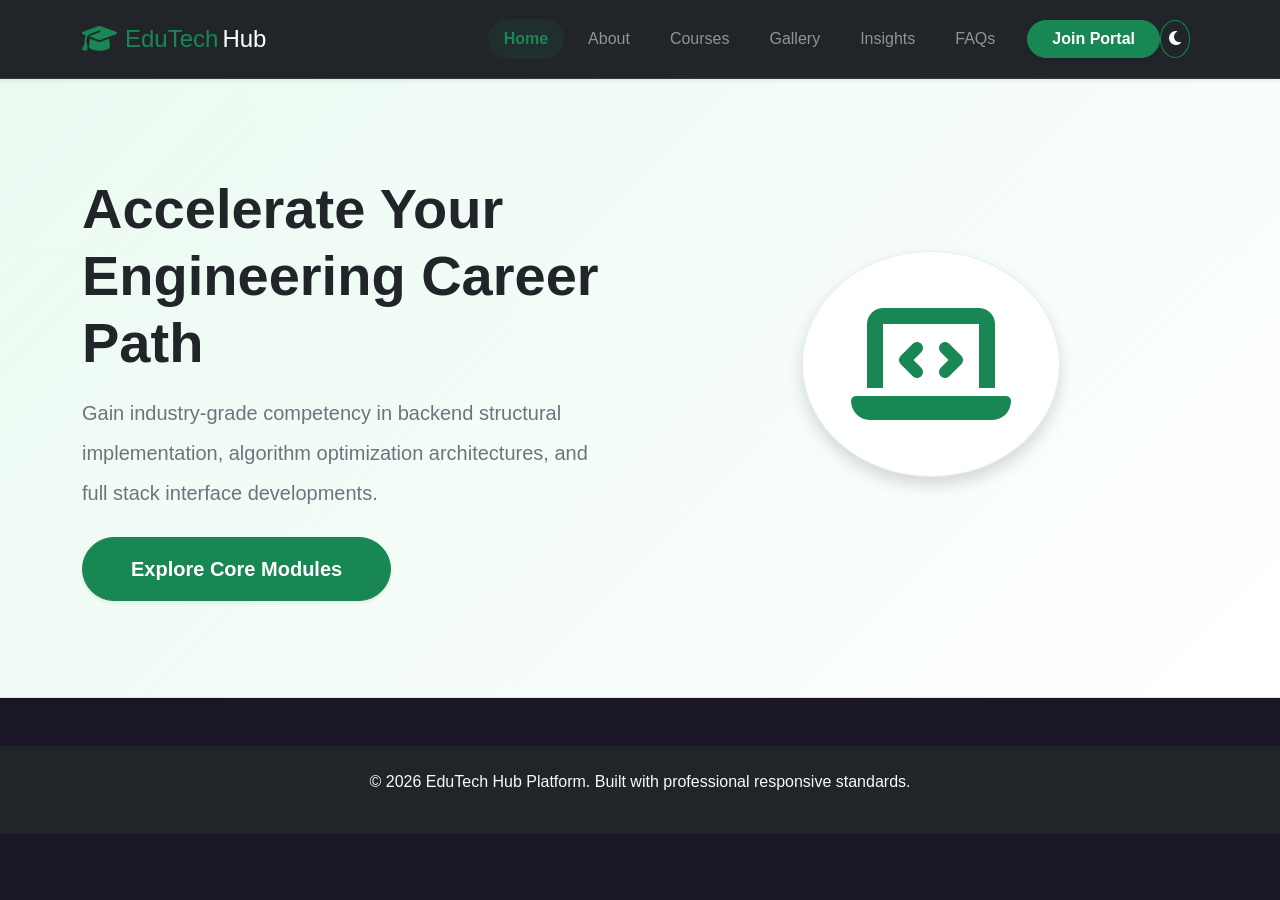
<file: index.html>
<!DOCTYPE html>
<html lang="en">
<head>
    <meta charset="UTF-8">
    <meta name="viewport" content="width=device-width, initial-scale=1.0">
    <title>EduTech Hub | Home Page</title>
    <link href="https://cdn.jsdelivr.net/npm/bootstrap@5.3.3/dist/css/bootstrap.min.css" rel="stylesheet">
    <link href="https://cdnjs.cloudflare.com/ajax/libs/font-awesome/6.4.0/css/all.min.css" rel="stylesheet">
    <link href="css/style.css" rel="stylesheet">
</head>
<body>
    <nav class="navbar navbar-expand-lg navbar-dark bg-dark sticky-top shadow-sm py-3 border-bottom border-secondary border-opacity-25">
        <div class="container">
            <a class="navbar-brand fw-extrabold text-success fs-4 tracking-tight d-flex align-items-center" href="index.html">
                <i class="fa-solid fa-graduation-cap me-2 fs-3 text-success"></i>EduTech <span class="text-white ms-1 fw-light">Hub</span>
            </a>
            <button class="btn btn-outline-success border-opacity-50 text-white me-2 ms-auto order-lg-last rounded-circle px-2" id="theme-toggle">
                <i class="fa-solid fa-moon"></i>
            </button>
            <button class="navbar-toggler border-0 unique-toggler" type="button" data-bs-toggle="offcanvas" data-bs-target="#mainNavbar">
                <span class="navbar-toggler-icon"></span>
            </button>
            <div class="offcanvas offcanvas-end bg-dark text-white" tabindex="-1" id="mainNavbar">
                <div class="offcanvas-header border-bottom border-secondary border-opacity-25">
                    <h5 class="offcanvas-title text-success fw-bold">Navigation Menu</h5>
                    <button type="button" class="btn-close btn-close-white" data-bs-dismiss="offcanvas"></button>
                </div>
                <div class="offcanvas-body">
                    <ul class="navbar-nav ms-auto align-items-lg-center gap-2">
                        <li class="nav-item"><a class="nav-link px-3 active fw-semibold text-success bg-success bg-opacity-10 rounded-pill" href="index.html">Home</a></li>
                        <li class="nav-item"><a class="nav-link px-3 fw-medium text-white-50" href="about.html">About</a></li>
                        <li class="nav-item"><a class="nav-link px-3 fw-medium text-white-50" href="courses.html">Courses</a></li>
                        <li class="nav-item"><a class="nav-link px-3 fw-medium text-white-50" href="gallery.html">Gallery</a></li>
                        <li class="nav-item"><a class="nav-link px-3 fw-medium text-white-50" href="blog.html">Insights</a></li>
                        <li class="nav-item"><a class="nav-link px-3 fw-medium text-white-50" href="faq.html">FAQs</a></li>
                        <li class="nav-item ms-lg-2"><a class="btn btn-success text-white fw-bold px-4 rounded-pill shadow-sm" href="contact.html">Join Portal</a></li>
                    </ul>
                </div>
            </div>
        </div>
    </nav>

    <header class="hero-section py-5 bg-light border-bottom">
        <div class="container py-5">
            <div class="row align-items-center g-5">
                <div class="col-lg-6 text-center text-lg-start">
                    <h1 class="display-4 fw-bold text-dark mb-3">Accelerate Your Engineering Career Path</h1>
                    <p class="lead text-secondary mb-4 lh-lg">Gain industry-grade competency in backend structural implementation, algorithm optimization architectures, and full stack interface developments.</p>
                    <a href="courses.html" class="btn btn-success btn-lg px-5 py-3 rounded-pill shadow-sm fw-bold">Explore Core Modules</a>
                </div>
                <div class="col-lg-6 text-center mt-5 mt-lg-0">
                    <div class="p-5 bg-white shadow rounded-circle d-inline-block border border-success border-opacity-10">
                        <i class="fa-solid fa-laptop-code text-success" style="font-size: 8rem;"></i>
                    </div>
                </div>
            </div>
        </div>
    </header>

    <footer class="bg-dark text-light py-4 mt-5"><div class="container text-center"><p>&copy; 2026 EduTech Hub Platform. Built with professional responsive standards.</p></div></footer>
    <script src="https://cdn.jsdelivr.net/npm/bootstrap@5.3.3/dist/js/bootstrap.bundle.min.js"></script>
    <script src="js/main.js"></script>
</body>
</html>
</file>
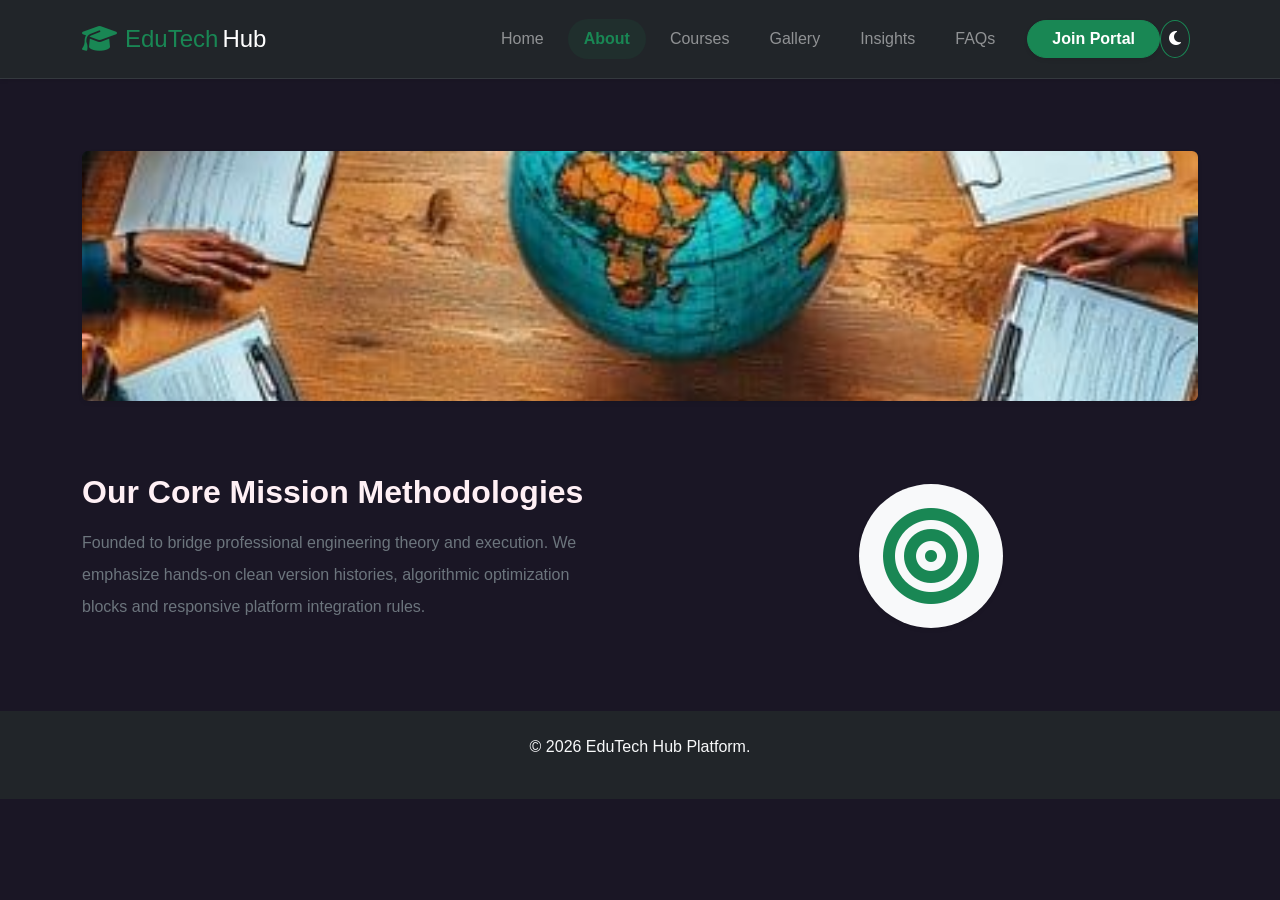
<file: about.html>
<!DOCTYPE html>
<html lang="en">
<head>
    <meta charset="UTF-8">
    <meta name="viewport" content="width=device-width, initial-scale=1.0">
    <title>EduTech Hub | About Us</title>
    <link href="https://cdn.jsdelivr.net/npm/bootstrap@5.3.3/dist/css/bootstrap.min.css" rel="stylesheet">
    <link href="https://cdnjs.cloudflare.com/ajax/libs/font-awesome/6.4.0/css/all.min.css" rel="stylesheet">
    <link href="css/style.css" rel="stylesheet">
</head>
<body>
    <nav class="navbar navbar-expand-lg navbar-dark bg-dark sticky-top shadow-sm py-3 border-bottom border-secondary border-opacity-25">
        <div class="container">
            <a class="navbar-brand fw-extrabold text-success fs-4 tracking-tight d-flex align-items-center" href="index.html">
                <i class="fa-solid fa-graduation-cap me-2 fs-3 text-success"></i>EduTech <span class="text-white ms-1 fw-light">Hub</span>
            </a>
            <button class="btn btn-outline-success border-opacity-50 text-white me-2 ms-auto order-lg-last rounded-circle px-2" id="theme-toggle">
                <i class="fa-solid fa-moon"></i>
            </button>
            <button class="navbar-toggler border-0" type="button" data-bs-toggle="offcanvas" data-bs-target="#mainNavbar">
                <span class="navbar-toggler-icon"></span>
            </button>
            <div class="offcanvas offcanvas-end bg-dark text-white" tabindex="-1" id="mainNavbar">
                <div class="offcanvas-header border-bottom border-secondary border-opacity-25">
                    <h5 class="offcanvas-title text-success fw-bold">Navigation Menu</h5>
                    <button type="button" class="btn-close btn-close-white" data-bs-dismiss="offcanvas"></button>
                </div>
                <div class="offcanvas-body">
                    <ul class="navbar-nav ms-auto align-items-lg-center gap-2">
                        <li class="nav-item"><a class="nav-link px-3 fw-medium text-white-50" href="index.html">Home</a></li>
                        <li class="nav-item"><a class="nav-link px-3 active fw-semibold text-success bg-success bg-opacity-10 rounded-pill" href="about.html">About</a></li>
                        <li class="nav-item"><a class="nav-link px-3 fw-medium text-white-50" href="courses.html">Courses</a></li>
                        <li class="nav-item"><a class="nav-link px-3 fw-medium text-white-50" href="gallery.html">Gallery</a></li>
                        <li class="nav-item"><a class="nav-link px-3 fw-medium text-white-50" href="blog.html">Insights</a></li>
                        <li class="nav-item"><a class="nav-link px-3 fw-medium text-white-50" href="faq.html">FAQs</a></li>
                        <li class="nav-item ms-lg-2"><a class="btn btn-success text-white fw-bold px-4 rounded-pill shadow-sm" href="contact.html">Join Portal</a></li>
                    </ul>
                </div>
            </div>
        </div>
    </nav>

    <main class="container my-5 py-4">
        <div class="row align-items-center g-5">
            <div class="col-md-12 text-center mb-4">
                <img src="images/form.jpg" class="img-fluid rounded shadow-sm" alt="Form context" style="max-height: 250px; object-fit: cover; width: 100%;">
            </div>
            <div class="col-md-6">
                <h2 class="fw-bold mb-3">Our Core Mission Methodologies</h2>
                <p class="text-secondary lh-lg">Founded to bridge professional engineering theory and execution. We emphasize hands-on clean version histories, algorithmic optimization blocks and responsive platform integration rules.</p>
            </div>
            <div class="col-md-6 text-center">
                <div class="p-4 bg-light rounded-circle d-inline-block shadow-sm">
                    <i class="fa-solid fa-bullseye text-success" style="font-size: 6rem;"></i>
                </div>
            </div>
        </div>
    </main>

    <footer class="bg-dark text-light py-4 mt-5"><div class="container text-center"><p>&copy; 2026 EduTech Hub Platform.</p></div></footer>
    <script src="https://cdn.jsdelivr.net/npm/bootstrap@5.3.3/dist/js/bootstrap.bundle.min.js"></script>
    <script src="js/main.js"></script>
</body>
</html>
</file>
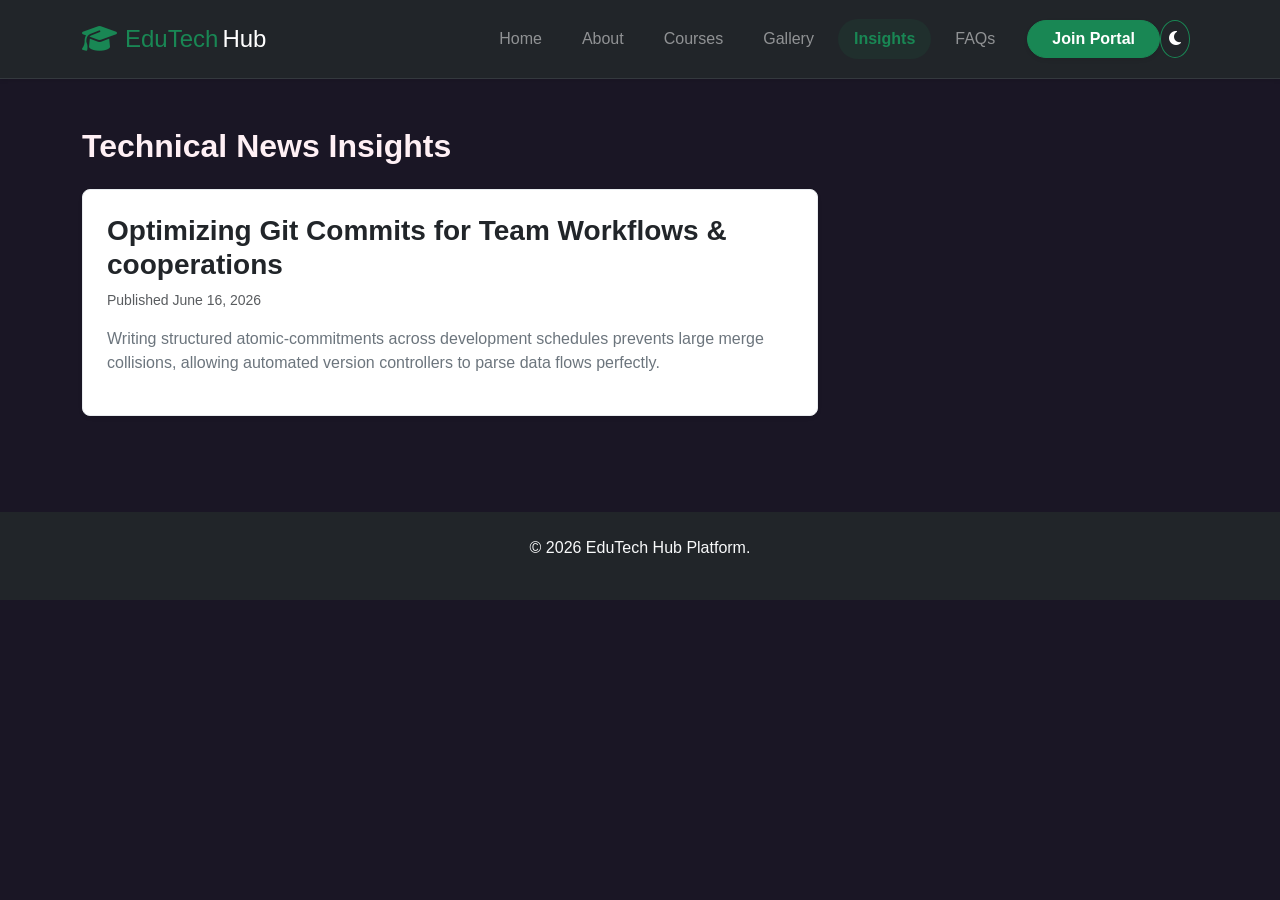
<file: blog.html>
<!DOCTYPE html>
<html lang="en">
<head>
    <meta charset="UTF-8">
    <meta name="viewport" content="width=device-width, initial-scale=1.0">
    <title>EduTech Hub | Engineering Insights</title>
    <link href="https://cdn.jsdelivr.net/npm/bootstrap@5.3.3/dist/css/bootstrap.min.css" rel="stylesheet">
    <link href="https://cdnjs.cloudflare.com/ajax/libs/font-awesome/6.4.0/css/all.min.css" rel="stylesheet">
    <link href="css/style.css" rel="stylesheet">
</head>
<body>
    <nav class="navbar navbar-expand-lg navbar-dark bg-dark sticky-top shadow-sm py-3 border-bottom border-secondary border-opacity-25">
        <div class="container">
            <a class="navbar-brand fw-extrabold text-success fs-4 tracking-tight d-flex align-items-center" href="index.html">
                <i class="fa-solid fa-graduation-cap me-2 fs-3 text-success"></i>EduTech <span class="text-white ms-1 fw-light">Hub</span>
            </a>
            <button class="btn btn-outline-success border-opacity-50 text-white me-2 ms-auto order-lg-last rounded-circle px-2" id="theme-toggle">
                <i class="fa-solid fa-moon"></i>
            </button>
            <button class="navbar-toggler border-0" type="button" data-bs-toggle="offcanvas" data-bs-target="#mainNavbar">
                <span class="navbar-toggler-icon"></span>
            </button>
            <div class="offcanvas offcanvas-end bg-dark text-white" tabindex="-1" id="mainNavbar">
                <div class="offcanvas-header border-bottom border-secondary border-opacity-25">
                    <h5 class="offcanvas-title text-success fw-bold">Navigation Menu</h5>
                    <button type="button" class="btn-close btn-close-white" data-bs-dismiss="offcanvas"></button>
                </div>
                <div class="offcanvas-body">
                    <ul class="navbar-nav ms-auto align-items-lg-center gap-2">
                        <li class="nav-item"><a class="nav-link px-3 fw-medium text-white-50" href="index.html">Home</a></li>
                        <li class="nav-item"><a class="nav-link px-3 fw-medium text-white-50" href="about.html">About</a></li>
                        <li class="nav-item"><a class="nav-link px-3 fw-medium text-white-50" href="courses.html">Courses</a></li>
                        <li class="nav-item"><a class="nav-link px-3 fw-medium text-white-50" href="gallery.html">Gallery</a></li>
                        <li class="nav-item"><a class="nav-link px-3 active fw-semibold text-success bg-success bg-opacity-10 rounded-pill" href="blog.html">Insights</a></li>
                        <li class="nav-item"><a class="nav-link px-3 fw-medium text-white-50" href="faq.html">FAQs</a></li>
                        <li class="nav-item ms-lg-2"><a class="btn btn-success text-white fw-bold px-4 rounded-pill shadow-sm" href="contact.html">Join Portal</a></li>
                    </ul>
                </div>
            </div>
        </div>
    </nav>

    <div class="container my-5">
        <h2 class="fw-bold mb-4">Technical News Insights</h2>
        <div class="row">
            <div class="col-lg-8">
                <article class="mb-5 p-4 bg-white border border-light-subtle rounded-3 shadow-sm">
                    <h3 class="fw-bold text-dark">Optimizing Git Commits for Team Workflows & cooperations</h3>
                    <p class="text-muted small">Published June 16, 2026</p>
                    <p class="text-secondary lh-base">Writing structured atomic-commitments across development schedules prevents large merge collisions, allowing automated version controllers to parse data flows perfectly.</p>
                </article>
            </div>
        </div>
    </div>

    <footer class="bg-dark text-light py-4 mt-5"><div class="container text-center"><p>&copy; 2026 EduTech Hub Platform.</p></div></footer>
    <script src="https://cdn.jsdelivr.net/npm/bootstrap@5.3.3/dist/js/bootstrap.bundle.min.js"></script>
    <script src="js/main.js"></script>
</body>
</html>
</file>
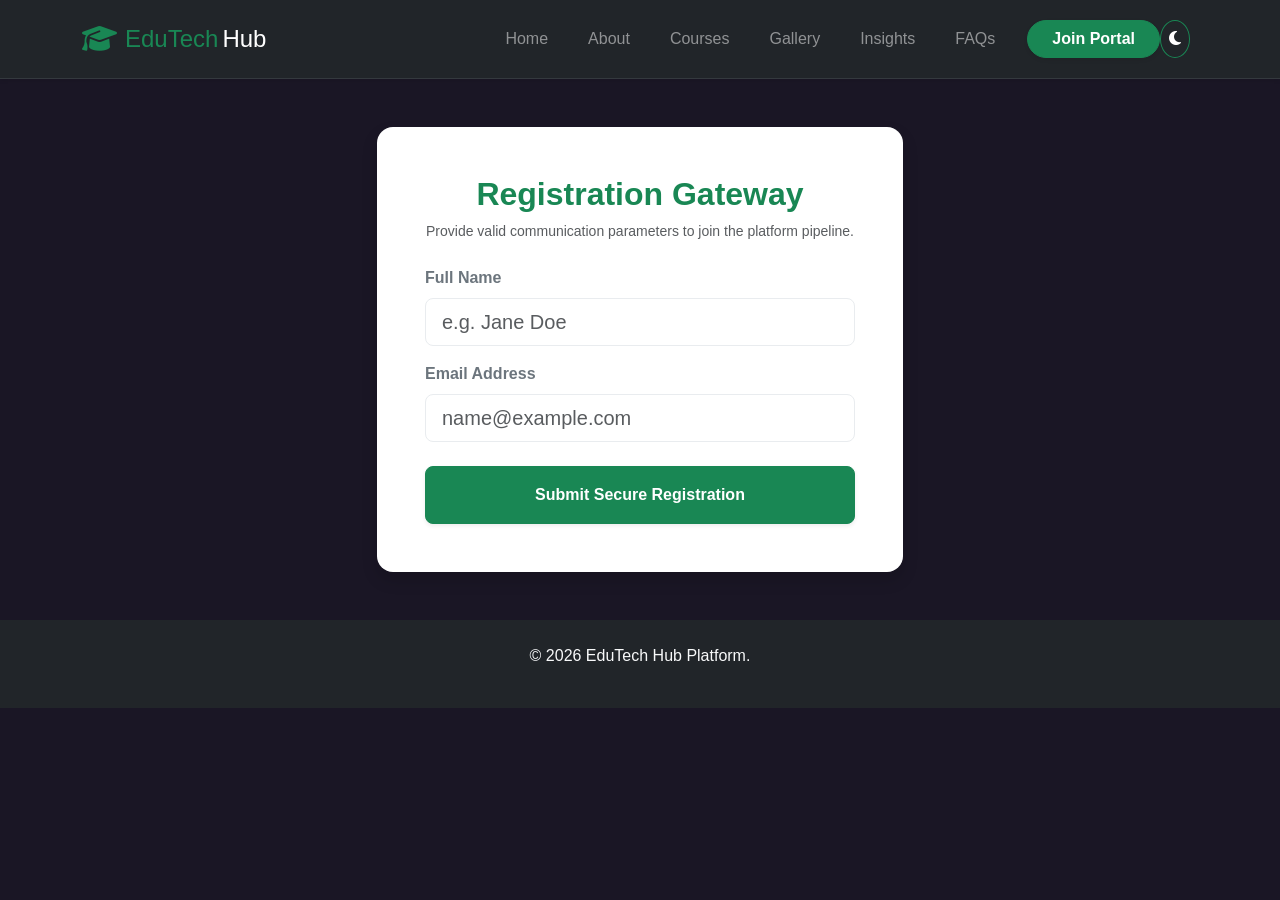
<file: contact.html>
<!DOCTYPE html>
<html lang="en">
<head>
    <meta charset="UTF-8">
    <meta name="viewport" content="width=device-width, initial-scale=1.0">
    <title>EduTech Hub | Registration & Support</title>
    <link href="https://cdn.jsdelivr.net/npm/bootstrap@5.3.3/dist/css/bootstrap.min.css" rel="stylesheet">
    <link href="https://cdnjs.cloudflare.com/ajax/libs/font-awesome/6.4.0/css/all.min.css" rel="stylesheet">
    <link href="css/style.css" rel="stylesheet">
</head>
<body>
    <nav class="navbar navbar-expand-lg navbar-dark bg-dark sticky-top shadow-sm py-3 border-bottom border-secondary border-opacity-25">
        <div class="container">
            <a class="navbar-brand fw-extrabold text-success fs-4 tracking-tight d-flex align-items-center" href="index.html">
                <i class="fa-solid fa-graduation-cap me-2 fs-3 text-success"></i>EduTech <span class="text-white ms-1 fw-light">Hub</span>
            </a>
            <button class="btn btn-outline-success border-opacity-50 text-white me-2 ms-auto order-lg-last rounded-circle px-2" id="theme-toggle">
                <i class="fa-solid fa-moon"></i>
            </button>
            <button class="navbar-toggler border-0" type="button" data-bs-toggle="offcanvas" data-bs-target="#mainNavbar">
                <span class="navbar-toggler-icon"></span>
            </button>
            <div class="offcanvas offcanvas-end bg-dark text-white" tabindex="-1" id="mainNavbar">
                <div class="offcanvas-header border-bottom border-secondary border-opacity-25">
                    <h5 class="offcanvas-title text-success fw-bold">Navigation Menu</h5>
                    <button type="button" class="btn-close btn-close-white" data-bs-dismiss="offcanvas"></button>
                </div>
                <div class="offcanvas-body">
                    <ul class="navbar-nav ms-auto align-items-lg-center gap-2">
                        <li class="nav-item"><a class="nav-link px-3 fw-medium text-white-50" href="index.html">Home</a></li>
                        <li class="nav-item"><a class="nav-link px-3 fw-medium text-white-50" href="about.html">About</a></li>
                        <li class="nav-item"><a class="nav-link px-3 fw-medium text-white-50" href="courses.html">Courses</a></li>
                        <li class="nav-item"><a class="nav-link px-3 fw-medium text-white-50" href="gallery.html">Gallery</a></li>
                        <li class="nav-item"><a class="nav-link px-3 fw-medium text-white-50" href="blog.html">Insights</a></li>
                        <li class="nav-item"><a class="nav-link px-3 fw-medium text-white-50" href="faq.html">FAQs</a></li>
                        <li class="nav-item ms-lg-2"><a class="btn btn-success text-white fw-bold px-4 rounded-pill shadow-sm" href="contact.html">Join Portal</a></li>
                    </ul>
                </div>
            </div>
        </div>
    </nav>

    <div class="container my-5" style="max-width: 550px;">
        <div class="card p-5 border-0 shadow rounded-4 bg-white">
            <h2 class="fw-bold text-success text-center mb-2">Registration Gateway</h2>
            <p class="text-muted text-center small mb-4">Provide valid communication parameters to join the platform pipeline.</p>
            <form id="enrollmentForm" class="needs-validation" novalidate>
                <div class="mb-3">
                    <label for="fullName" class="form-label fw-semibold text-secondary">Full Name</label>
                    <input type="text" class="form-control form-control-lg border-light-subtle rounded-3" id="fullName" placeholder="e.g. Jane Doe" required>
                    <div class="invalid-feedback">Operational error: System requires identification values.</div>
                </div>
                <div class="mb-4">
                    <label for="emailAddr" class="form-label fw-semibold text-secondary">Email Address</label>
                    <input type="email" class="form-control form-control-lg border-light-subtle rounded-3" id="emailAddr" placeholder="name@example.com" required>
                    <div class="invalid-feedback">Operational error: Provide a valid communication address syntax.</div>
                </div>
                <button type="submit" class="btn btn-success w-100 py-3 rounded-3 fw-bold shadow-sm">Submit Secure Registration</button>
            </form>
        </div>
    </div>

    <footer class="bg-dark text-light py-4 mt-5"><div class="container text-center"><p>&copy; 2026 EduTech Hub Platform.</p></div></footer>
    <script src="https://cdn.jsdelivr.net/npm/bootstrap@5.3.3/dist/js/bootstrap.bundle.min.js"></script>
    <script src="js/main.js"></script>
</body>
</html>
</file>
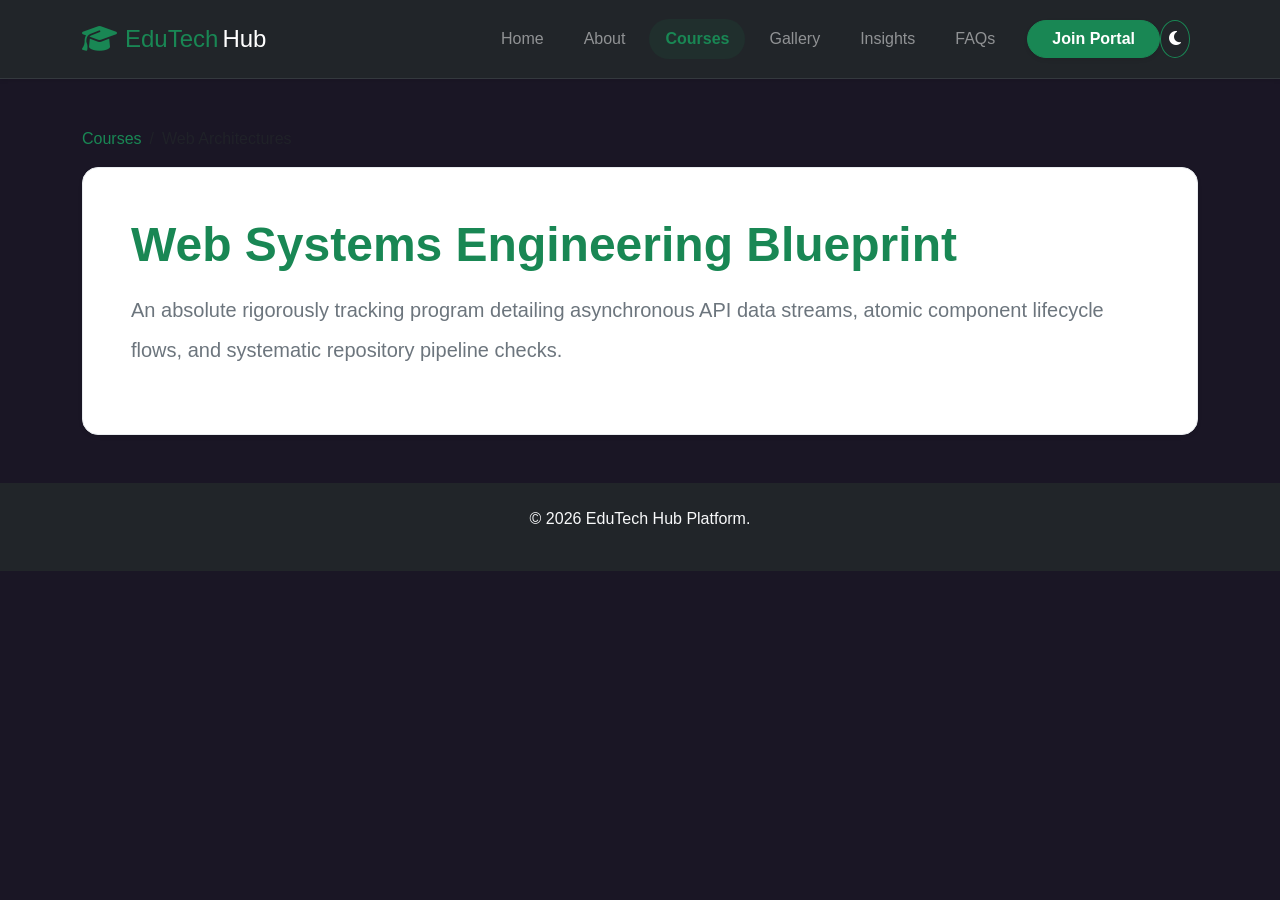
<file: course-detail.html>
<!DOCTYPE html>
<html lang="en">
<head>
    <meta charset="UTF-8">
    <meta name="viewport" content="width=device-width, initial-scale=1.0">
    <title>EduTech Hub | Curriculum Details</title>
    <link href="https://cdn.jsdelivr.net/npm/bootstrap@5.3.3/dist/css/bootstrap.min.css" rel="stylesheet">
    <link href="https://cdnjs.cloudflare.com/ajax/libs/font-awesome/6.4.0/css/all.min.css" rel="stylesheet">
    <link href="css/style.css" rel="stylesheet">
</head>
<body>
    <nav class="navbar navbar-expand-lg navbar-dark bg-dark sticky-top shadow-sm py-3 border-bottom border-secondary border-opacity-25">
        <div class="container">
            <a class="navbar-brand fw-extrabold text-success fs-4 tracking-tight d-flex align-items-center" href="index.html">
                <i class="fa-solid fa-graduation-cap me-2 fs-3 text-success"></i>EduTech <span class="text-white ms-1 fw-light">Hub</span>
            </a>
            <button class="btn btn-outline-success border-opacity-50 text-white me-2 ms-auto order-lg-last rounded-circle px-2" id="theme-toggle">
                <i class="fa-solid fa-moon"></i>
            </button>
            <button class="navbar-toggler border-0" type="button" data-bs-toggle="offcanvas" data-bs-target="#mainNavbar">
                <span class="navbar-toggler-icon"></span>
            </button>
            <div class="offcanvas offcanvas-end bg-dark text-white" tabindex="-1" id="mainNavbar">
                <div class="offcanvas-header border-bottom border-secondary border-opacity-25">
                    <h5 class="offcanvas-title text-success fw-bold">Navigation Menu</h5>
                    <button type="button" class="btn-close btn-close-white" data-bs-dismiss="offcanvas"></button>
                </div>
                <div class="offcanvas-body">
                    <ul class="navbar-nav ms-auto align-items-lg-center gap-2">
                        <li class="nav-item"><a class="nav-link px-3 fw-medium text-white-50" href="index.html">Home</a></li>
                        <li class="nav-item"><a class="nav-link px-3 fw-medium text-white-50" href="about.html">About</a></li>
                        <li class="nav-item"><a class="nav-link px-3 active fw-semibold text-success bg-success bg-opacity-10 rounded-pill" href="courses.html">Courses</a></li>
                        <li class="nav-item"><a class="nav-link px-3 fw-medium text-white-50" href="gallery.html">Gallery</a></li>
                        <li class="nav-item"><a class="nav-link px-3 fw-medium text-white-50" href="blog.html">Insights</a></li>
                        <li class="nav-item"><a class="nav-link px-3 fw-medium text-white-50" href="faq.html">FAQs</a></li>
                        <li class="nav-item ms-lg-2"><a class="btn btn-success text-white fw-bold px-4 rounded-pill shadow-sm" href="contact.html">Join Portal</a></li>
                    </ul>
                </div>
            </div>
        </div>
    </nav>

    <main class="container my-5">
        <nav aria-label="breadcrumb">
            <ol class="breadcrumb">
                <li class="breadcrumb-item"><a href="courses.html" class="text-success text-decoration-none">Courses</a></li>
                <li class="breadcrumb-item active" aria-current="page">Web Architectures</li>
            </ol>
        </nav>
        <div class="bg-white p-5 rounded-4 shadow-sm border border-light-subtle">
            <h1 class="fw-bold text-success display-5">Web Systems Engineering Blueprint</h1>
            <p class="lead text-secondary mt-3 lh-lg">An absolute rigorously tracking program detailing asynchronous API data streams, atomic component lifecycle flows, and systematic repository pipeline checks.</p>
        </div>
    </main>

    <footer class="bg-dark text-light py-4 mt-5"><div class="container text-center"><p>&copy; 2026 EduTech Hub Platform.</p></div></footer>
    <script src="https://cdn.jsdelivr.net/npm/bootstrap@5.3.3/dist/js/bootstrap.bundle.min.js"></script>
    <script src="js/main.js"></script>
</body>
</html>
</file>
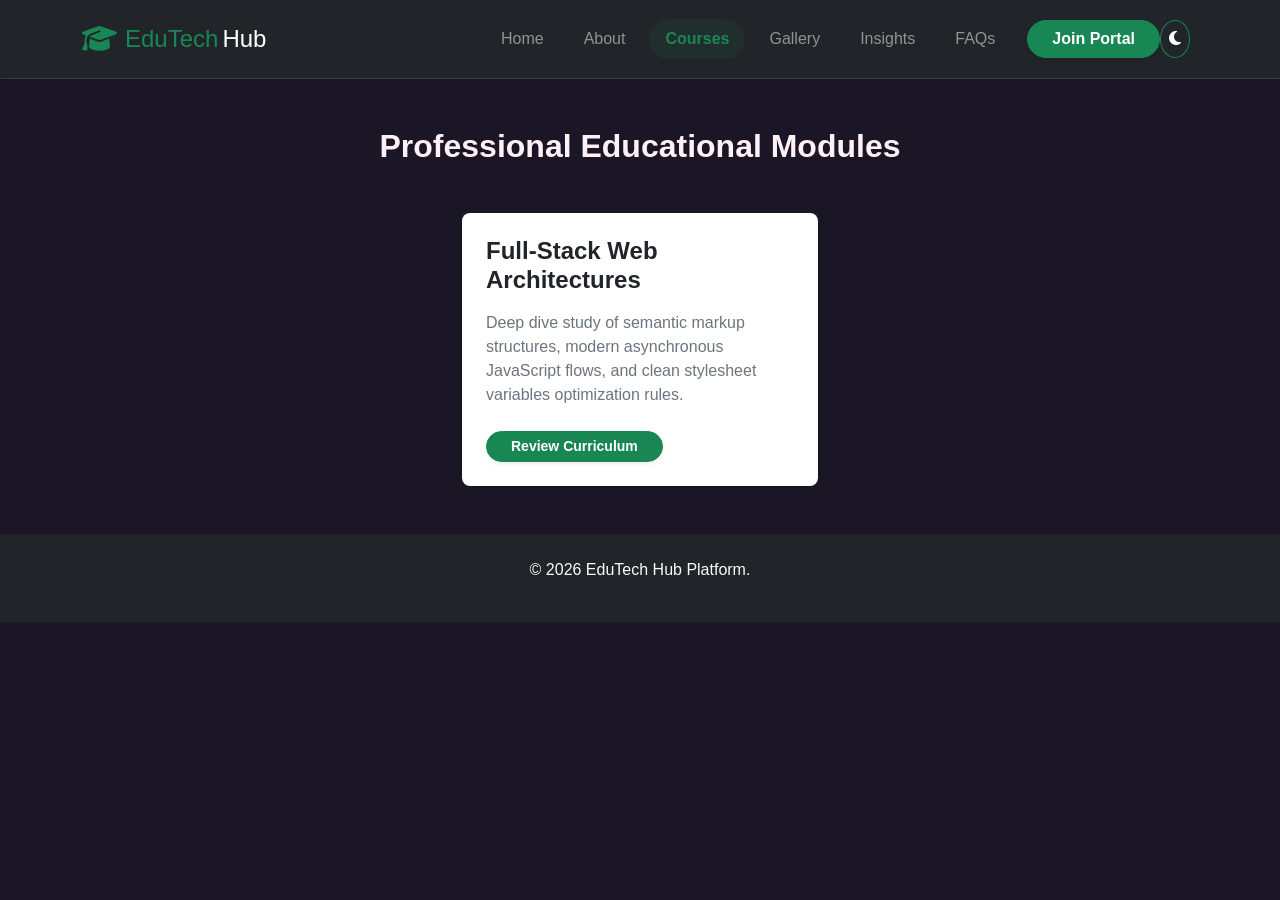
<file: courses.html>
<!DOCTYPE html>
<html lang="en">
<head>
    <meta charset="UTF-8">
    <meta name="viewport" content="width=device-width, initial-scale=1.0">
    <title>EduTech Hub | Specialized Courses</title>
    <link href="https://cdn.jsdelivr.net/npm/bootstrap@5.3.3/dist/css/bootstrap.min.css" rel="stylesheet">
    <link href="https://cdnjs.cloudflare.com/ajax/libs/font-awesome/6.4.0/css/all.min.css" rel="stylesheet">
    <link href="css/style.css" rel="stylesheet">
</head>
<body>
    <nav class="navbar navbar-expand-lg navbar-dark bg-dark sticky-top shadow-sm py-3 border-bottom border-secondary border-opacity-25">
        <div class="container">
            <a class="navbar-brand fw-extrabold text-success fs-4 tracking-tight d-flex align-items-center" href="index.html">
                <i class="fa-solid fa-graduation-cap me-2 fs-3 text-success"></i>EduTech <span class="text-white ms-1 fw-light">Hub</span>
            </a>
            <button class="btn btn-outline-success border-opacity-50 text-white me-2 ms-auto order-lg-last rounded-circle px-2" id="theme-toggle">
                <i class="fa-solid fa-moon"></i>
            </button>
            <button class="navbar-toggler border-0" type="button" data-bs-toggle="offcanvas" data-bs-target="#mainNavbar">
                <span class="navbar-toggler-icon"></span>
            </button>
            <div class="offcanvas offcanvas-end bg-dark text-white" tabindex="-1" id="mainNavbar">
                <div class="offcanvas-header border-bottom border-secondary border-opacity-25">
                    <h5 class="offcanvas-title text-success fw-bold">Navigation Menu</h5>
                    <button type="button" class="btn-close btn-close-white" data-bs-dismiss="offcanvas"></button>
                </div>
                <div class="offcanvas-body">
                    <ul class="navbar-nav ms-auto align-items-lg-center gap-2">
                        <li class="nav-item"><a class="nav-link px-3 fw-medium text-white-50" href="index.html">Home</a></li>
                        <li class="nav-item"><a class="nav-link px-3 fw-medium text-white-50" href="about.html">About</a></li>
                        <li class="nav-item"><a class="nav-link px-3 active fw-semibold text-success bg-success bg-opacity-10 rounded-pill" href="courses.html">Courses</a></li>
                        <li class="nav-item"><a class="nav-link px-3 fw-medium text-white-50" href="gallery.html">Gallery</a></li>
                        <li class="nav-item"><a class="nav-link px-3 fw-medium text-white-50" href="blog.html">Insights</a></li>
                        <li class="nav-item"><a class="nav-link px-3 fw-medium text-white-50" href="faq.html">FAQs</a></li>
                        <li class="nav-item ms-lg-2"><a class="btn btn-success text-white fw-bold px-4 rounded-pill shadow-sm" href="contact.html">Join Portal</a></li>
                    </ul>
                </div>
            </div>
        </div>
    </nav>

    <div class="container my-5">
        <h2 class="text-center fw-bold mb-5">Professional Educational Modules</h2>
        <div class="row g-4 justify-content-center">
            <div class="col-md-6 col-lg-4">
                <div class="card h-100 border-0 shadow-sm rounded-3 bg-white">
                    <div class="card-body p-4">
                        <h4 class="card-title fw-bold text-dark mb-3">Full-Stack Web Architectures</h4>
                        <p class="card-text text-secondary lh-base mb-4">Deep dive study of semantic markup structures, modern asynchronous JavaScript flows, and clean stylesheet variables optimization rules.</p>
                        <a href="course-detail.html" class="btn btn-success rounded-pill px-4 btn-sm fw-semibold shadow-sm">Review Curriculum</a>
                    </div>
                </div>
            </div>
        </div>
    </div>

    <footer class="bg-dark text-light py-4 mt-5"><div class="container text-center"><p>&copy; 2026 EduTech Hub Platform.</p></div></footer>
    <script src="https://cdn.jsdelivr.net/npm/bootstrap@5.3.3/dist/js/bootstrap.bundle.min.js"></script>
    <script src="js/main.js"></script>
</body>
</html>
</file>
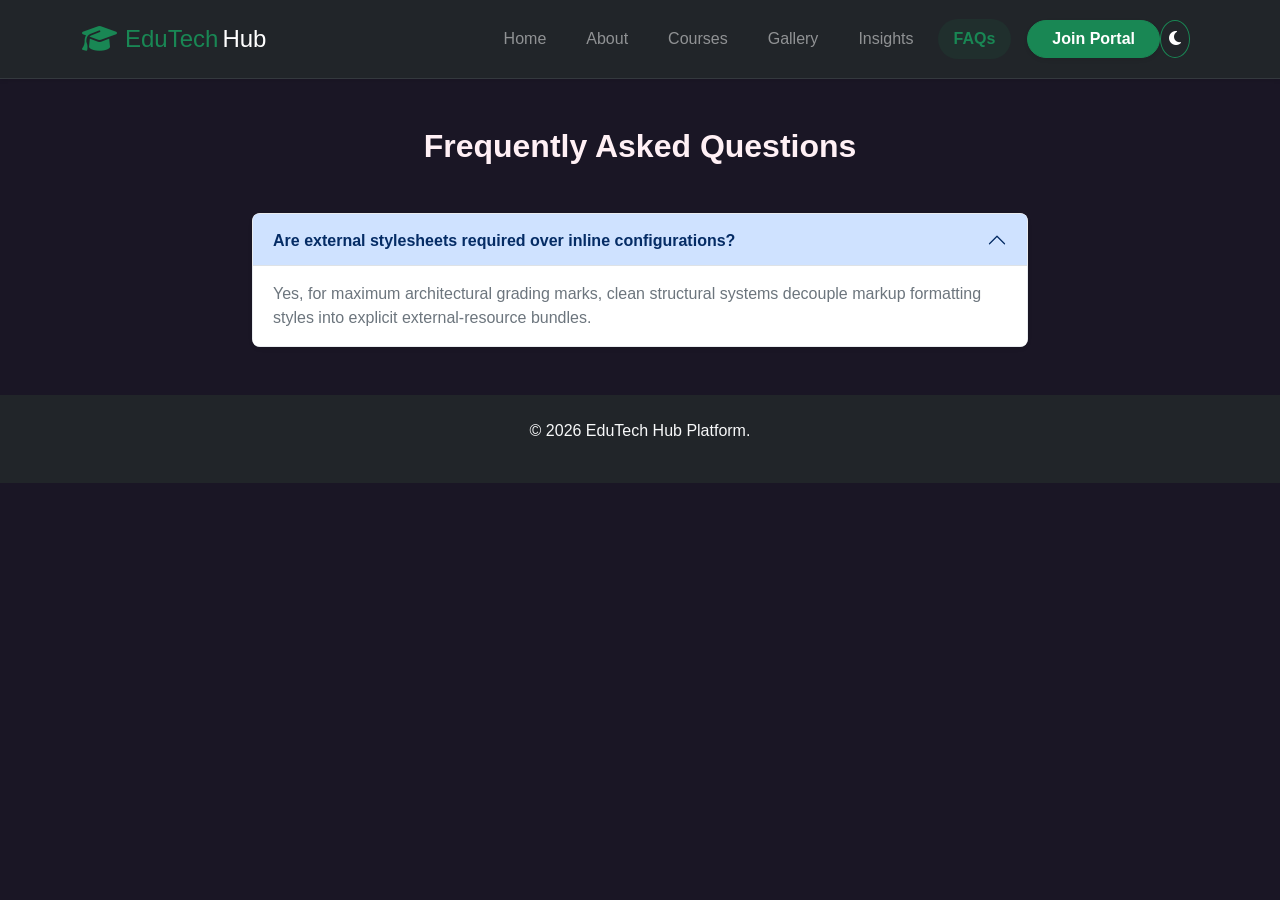
<file: faq.html>
<!DOCTYPE html>
<html lang="en">
<head>
    <meta charset="UTF-8">
    <meta name="viewport" content="width=device-width, initial-scale=1.0">
    <title>EduTech Hub | FAQs</title>
    <link href="https://cdn.jsdelivr.net/npm/bootstrap@5.3.3/dist/css/bootstrap.min.css" rel="stylesheet">
    <link href="https://cdnjs.cloudflare.com/ajax/libs/font-awesome/6.4.0/css/all.min.css" rel="stylesheet">
    <link href="css/style.css" rel="stylesheet">
</head>
<body>
    <nav class="navbar navbar-expand-lg navbar-dark bg-dark sticky-top shadow-sm py-3 border-bottom border-secondary border-opacity-25">
        <div class="container">
            <a class="navbar-brand fw-extrabold text-success fs-4 tracking-tight d-flex align-items-center" href="index.html">
                <i class="fa-solid fa-graduation-cap me-2 fs-3 text-success"></i>EduTech <span class="text-white ms-1 fw-light">Hub</span>
            </a>
            <button class="btn btn-outline-success border-opacity-50 text-white me-2 ms-auto order-lg-last rounded-circle px-2" id="theme-toggle">
                <i class="fa-solid fa-moon"></i>
            </button>
            <button class="navbar-toggler border-0" type="button" data-bs-toggle="offcanvas" data-bs-target="#mainNavbar">
                <span class="navbar-toggler-icon"></span>
            </button>
            <div class="offcanvas offcanvas-end bg-dark text-white" tabindex="-1" id="mainNavbar">
                <div class="offcanvas-header border-bottom border-secondary border-opacity-25">
                    <h5 class="offcanvas-title text-success fw-bold">Navigation Menu</h5>
                    <button type="button" class="btn-close btn-close-white" data-bs-dismiss="offcanvas"></button>
                </div>
                <div class="offcanvas-body">
                    <ul class="navbar-nav ms-auto align-items-lg-center gap-2">
                        <li class="nav-item"><a class="nav-link px-3 fw-medium text-white-50" href="index.html">Home</a></li>
                        <li class="nav-item"><a class="nav-link px-3 fw-medium text-white-50" href="about.html">About</a></li>
                        <li class="nav-item"><a class="nav-link px-3 fw-medium text-white-50" href="courses.html">Courses</a></li>
                        <li class="nav-item"><a class="nav-link px-3 fw-medium text-white-50" href="gallery.html">Gallery</a></li>
                        <li class="nav-item"><a class="nav-link px-3 fw-medium text-white-50" href="blog.html">Insights</a></li>
                        <li class="nav-item"><a class="nav-link px-3 active fw-semibold text-success bg-success bg-opacity-10 rounded-pill" href="faq.html">FAQs</a></li>
                        <li class="nav-item ms-lg-2"><a class="btn btn-success text-white fw-bold px-4 rounded-pill shadow-sm" href="contact.html">Join Portal</a></li>
                    </ul>
                </div>
            </div>
        </div>
    </nav>

    <div class="container my-5" style="max-width: 800px;">
        <h2 class="text-center fw-bold mb-5">Frequently Asked Questions</h2>
        <div class="accordion shadow-sm rounded-3 overflow-hidden" id="faqAccordion">
            <div class="accordion-item border-light-subtle">
                <h2 class="accordion-header" id="headingOne">
                    <button class="accordion-button fw-semibold" type="button" data-bs-toggle="collapse" data-bs-target="#collapseOne">Are external stylesheets required over inline configurations?</button>
                </h2>
                <div id="collapseOne" class="accordion-collapse collapse show" data-bs-parent="#faqAccordion">
                    <div class="accordion-body text-secondary lh-base">Yes, for maximum architectural grading marks, clean structural systems decouple markup formatting styles into explicit external-resource bundles.</div>
                </div>
            </div>
        </div>
    </div>

    <footer class="bg-dark text-light py-4 mt-5"><div class="container text-center"><p>&copy; 2026 EduTech Hub Platform.</p></div></footer>
    <script src="https://cdn.jsdelivr.net/npm/bootstrap@5.3.3/dist/js/bootstrap.bundle.min.js"></script>
    <script src="js/main.js"></script>
</body>
</html>
</file>
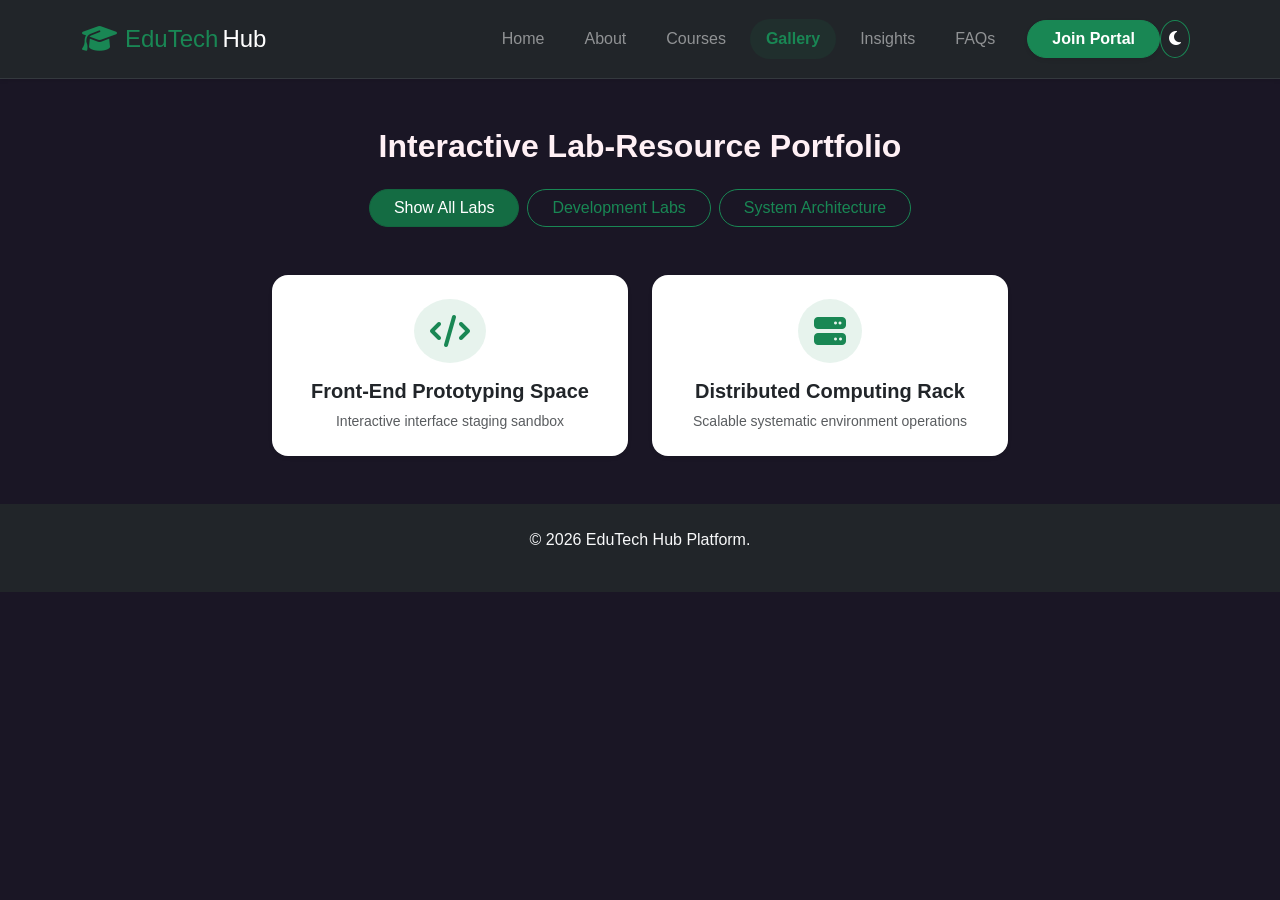
<file: gallery.html>
<!DOCTYPE html>
<html lang="en">
<head>
    <meta charset="UTF-8">
    <meta name="viewport" content="width=device-width, initial-scale=1.0">
    <title>EduTech Hub | Campus Gallery</title>
    <link href="https://cdn.jsdelivr.net/npm/bootstrap@5.3.3/dist/css/bootstrap.min.css" rel="stylesheet">
    <link href="https://cdnjs.cloudflare.com/ajax/libs/font-awesome/6.4.0/css/all.min.css" rel="stylesheet">
    <link href="css/style.css" rel="stylesheet">
</head>
<body>
    <nav class="navbar navbar-expand-lg navbar-dark bg-dark sticky-top shadow-sm py-3 border-bottom border-secondary border-opacity-25">
        <div class="container">
            <a class="navbar-brand fw-extrabold text-success fs-4 tracking-tight d-flex align-items-center" href="index.html">
                <i class="fa-solid fa-graduation-cap me-2 fs-3 text-success"></i>EduTech <span class="text-white ms-1 fw-light">Hub</span>
            </a>
            <button class="btn btn-outline-success border-opacity-50 text-white me-2 ms-auto order-lg-last rounded-circle px-2" id="theme-toggle">
                <i class="fa-solid fa-moon"></i>
            </button>
            <button class="navbar-toggler border-0" type="button" data-bs-toggle="offcanvas" data-bs-target="#mainNavbar">
                <span class="navbar-toggler-icon"></span>
            </button>
            <div class="offcanvas offcanvas-end bg-dark text-white" tabindex="-1" id="mainNavbar">
                <div class="offcanvas-header border-bottom border-secondary border-opacity-25">
                    <h5 class="offcanvas-title text-success fw-bold">Navigation Menu</h5>
                    <button type="button" class="btn-close btn-close-white" data-bs-dismiss="offcanvas"></button>
                </div>
                <div class="offcanvas-body">
                    <ul class="navbar-nav ms-auto align-items-lg-center gap-2">
                        <li class="nav-item"><a class="nav-link px-3 fw-medium text-white-50" href="index.html">Home</a></li>
                        <li class="nav-item"><a class="nav-link px-3 fw-medium text-white-50" href="about.html">About</a></li>
                        <li class="nav-item"><a class="nav-link px-3 fw-medium text-white-50" href="courses.html">Courses</a></li>
                        <li class="nav-item"><a class="nav-link px-3 active fw-semibold text-success bg-success bg-opacity-10 rounded-pill" href="gallery.html">Gallery</a></li>
                        <li class="nav-item"><a class="nav-link px-3 fw-medium text-white-50" href="blog.html">Insights</a></li>
                        <li class="nav-item"><a class="nav-link px-3 fw-medium text-white-50" href="faq.html">FAQs</a></li>
                        <li class="nav-item ms-lg-2"><a class="btn btn-success text-white fw-bold px-4 rounded-pill shadow-sm" href="contact.html">Join Portal</a></li>
                    </ul>
                </div>
            </div>
        </div>
    </nav>

    <div class="container my-5">
        <h2 class="text-center fw-bold mb-4">Interactive Lab-Resource Portfolio</h2>
        
        <div class="d-flex justify-content-center gap-2 mb-5">
            <button class="btn btn-success px-4 rounded-pill filter-btn active" data-filter="all">Show All Labs</button>
            <button class="btn btn-outline-success px-4 rounded-pill filter-btn" data-filter="lab-dev">Development Labs</button>
            <button class="btn btn-outline-success px-4 rounded-pill filter-btn" data-filter="lab-sys">System Architecture</button>
        </div>

        <div class="row g-4 justify-content-center">
            <div class="col-md-6 col-lg-4 filter-item lab-dev">
                <div class="card p-4 border-0 shadow-sm text-center bg-white h-100 rounded-4">
                    <div class="mb-3">
                        <i class="fa-solid fa-code text-success p-3 bg-success bg-opacity-10 rounded-circle fs-2"></i>
                    </div>
                    <h5 class="fw-bold text-dark">Front-End Prototyping Space</h5>
                    <p class="text-muted small mb-0">Interactive interface staging sandbox</p>
                </div>
            </div>
            <div class="col-md-6 col-lg-4 filter-item lab-sys">
                <div class="card p-4 border-0 shadow-sm text-center bg-white h-100 rounded-4">
                    <div class="mb-3">
                        <i class="fa-solid fa-server text-success p-3 bg-success bg-opacity-10 rounded-circle fs-2"></i>
                    </div>
                    <h5 class="fw-bold text-dark">Distributed Computing Rack</h5>
                    <p class="text-muted small mb-0">Scalable systematic environment operations</p>
                </div>
            </div>
        </div>
    </div>

    <footer class="bg-dark text-light py-4 mt-5"><div class="container text-center"><p>&copy; 2026 EduTech Hub Platform.</p></div></footer>
    <script src="https://cdn.jsdelivr.net/npm/bootstrap@5.3.3/dist/js/bootstrap.bundle.min.js"></script>
    <script src="js/main.js"></script>
</body>
</html>
</file>
<file: css/style.css>
/* Core Layout & Theme Variable Identity */
:root {
    --primary-brand: #198754;
    --primary-brand-hover: #146c43;
    --bg-light: #f8f9fa;
    --bg-dark-mode: #121212;
    --card-dark-mode: #1e1e1e;
    --text-dark: #212529;
    --text-light: #f8f9fa;
    --transition-speed: 0.3s ease;
}

/* Apply a soft, cozy background and a rounded font */
body {
    background-color: #1a1625; /* Soft, deep twilight purple instead of harsh black */
    color: #fff0f5; /* Lavender blush white for readable, soft text */
    font-family: 'Segoe UI', Roboto, Helvetica, Arial, sans-serif;
}


/* Hero & Section Enhancements */
.hero-section {
    background: linear-gradient(135deg, #eafaf1 0%, #ffffff 100%);
    transition: background var(--transition-speed);
}

/* Hover Animations for Rubric Usability Points */
.card {
    transition: transform var(--transition-speed), box-shadow var(--transition-speed), background-color var(--transition-speed);
}
.card:hover {
    transform: translateY(-5px);
    box-shadow: 0 10px 20px rgba(0,0,0,0.08) !important;
}

/* Gallery Hover Image Effects */
.gallery-item {
    overflow: hidden;
    position: relative;
    border-radius: 8px;
}
.gallery-item img {
    transition: transform var(--transition-speed);
}
.gallery-item:hover img {
    transform: scale(1.05);
}

/* -------------------------------------------------------------
   DYNAMIC DARK MODE CODES (Controlled via JS)
------------------------------------------------------------- */
body.dark-theme {
    background-color: var(--bg-dark-mode);
    color: var(--text-light);
}
body.dark-theme .hero-section {
    background: linear-gradient(135deg, #0f2b1d 0%, var(--bg-dark-mode) 100%);
}
body.dark-theme .card, body.dark-theme .modal-content, body.dark-theme .list-group-item {
    background-color: var(--card-dark-mode);
    color: var(--text-light);
    border-color: #333;
}
body.dark-theme .text-muted { color: #b0b0b0 !important; }
body.dark-theme .accordion-item { background-color: var(--card-dark-mode); color: var(--text-light); }
body.dark-theme .accordion-button { background-color: var(--card-dark-mode); color: var(--text-light); }
body.dark-theme .accordion-button:not(.collapsed) { background-color: #198754; color: white; }
body.dark-theme .form-control { background-color: #2b2b2b; color: white; border-color: #444; }
body.dark-theme .form-control:focus { background-color: #333; color: white; }
body.dark-theme .btn-outline-dark { color: var(--text-light); border-color: var(--text-light); }
body.dark-theme .btn-outline-dark:hover { background-color: var(--text-light); color: var(--bg-dark-mode); }
</file>
